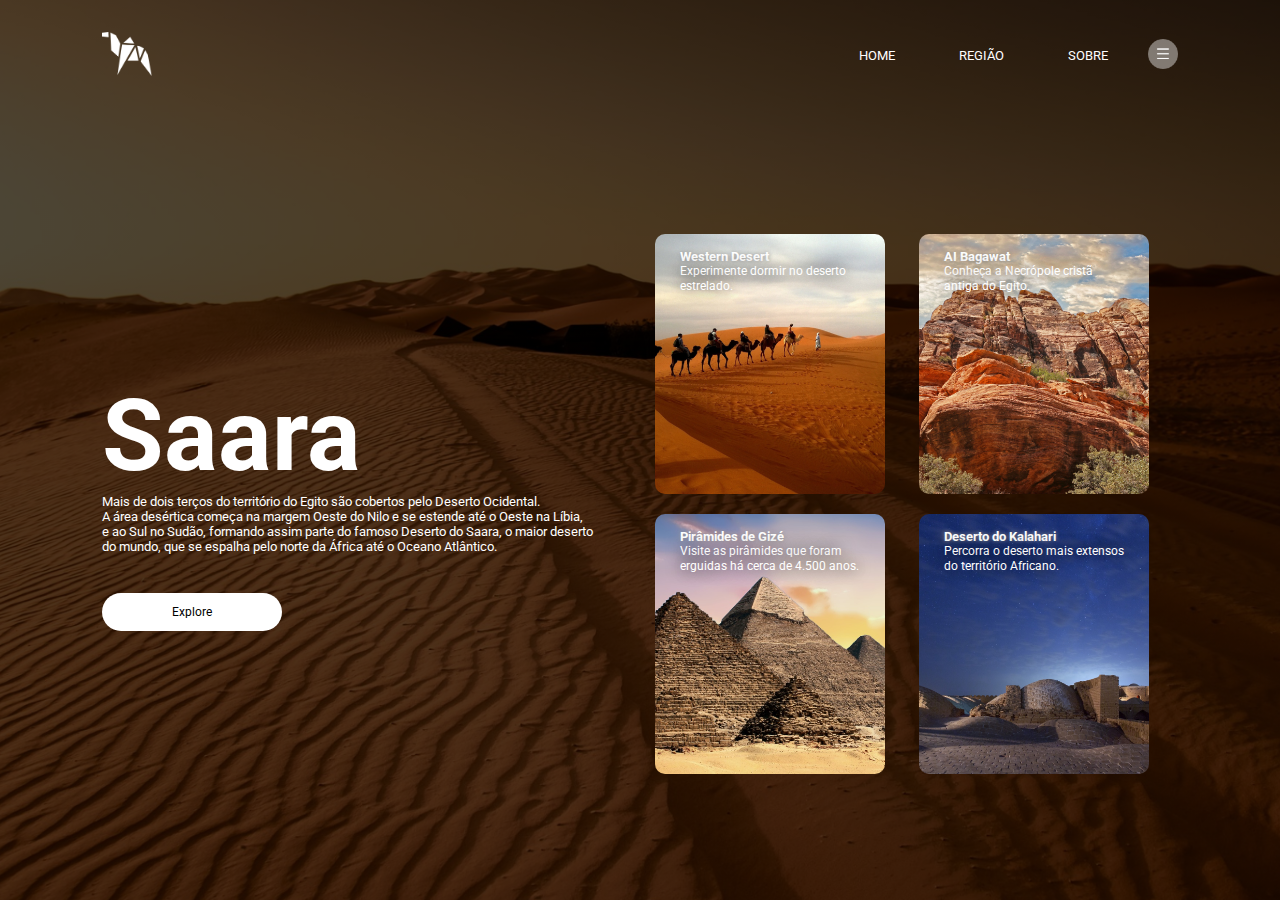
<file: Projeto02-WebsiteSahara/index.html>
<!DOCTYPE html>
<html lang="pt-br">
<head>
    <meta charset="UTF-8">
  <meta name="viewport" content="width=device-width, initial-scale=1.0">
    <meta http-equiv="X-UA-Compatible" content="ie=edge">
    <meta name="keywords" content="Saara, Deserto, Dunas">

    <title>Website Sahara</title>

    <link rel="stylesheet" href="css/style.css">
    <link href="https://fonts.googleapis.com/css2?family=Roboto:wght@400;700&display=swap" rel="stylesheet">


</head>
<body>
    <div class="container">
        <div class="navbar">
           <img src="img/logo2.png" class="logo"> 
           <nav>
            <ul>
                <li><a href="#">HOME</a></li>
                <li><a href="#">REGIÃO</a></li>
                <li><a href="#">SOBRE</a></li>
            </ul>
           </nav>
            <img src="img/menu2.png" class="menu-icon">
        </div>
        <div class="row">
            <div class="col">
                <h1>Saara</h1>
                <p> Mais de dois terços do território do Egito são cobertos pelo Deserto Ocidental.<br>
                    A área desértica começa na margem Oeste do Nilo e se estende até o Oeste na Líbia,<br>
                    e ao Sul no Sudão, formando assim parte do famoso Deserto do Saara, o maior deserto<br>
                    do mundo, que se espalha pelo norte da África até o Oceano Atlântico.</p><br>
                <button type="button">Explore</button>
            </div>
            <div class="col">

                <div class="card card1">
                    <h5>Western Desert</h5>
                    <p>Experimente dormir no deserto estrelado.</p>
                </div>

                <div class="card card2">
                    <h5>AI Bagawat</h5>
                    <p>Conheça a Necrópole cristã antiga do Egito.</p>
                </div>

                <div class="card card3">
                    <h5>Pirâmides de Gizé </h5>
                    <p>Visite as pirâmides que foram erguidas há cerca de 4.500 anos.</p>
                </div>

             <div class="card card4">
                    <h5>Deserto do Kalahari</h5>
                    <p>Percorra o deserto mais extensos do território Africano.</p>
             </div>

        </div>
</body>
</html>
</file>
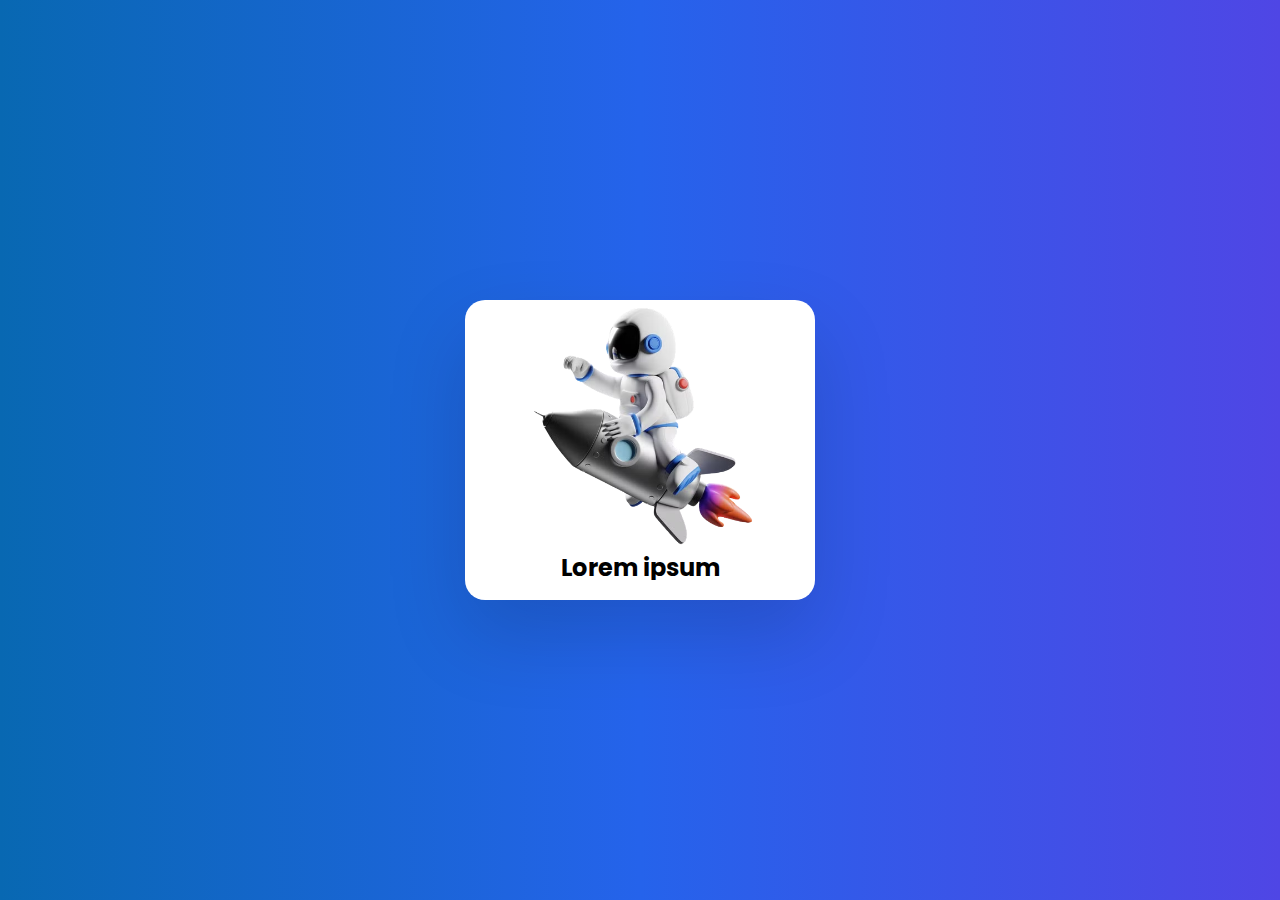
<file: Projeto03-AnimaçãoHover/index.html>
<!DOCTYPE html>
<html lang="pt-br">
<head>
    <meta charset="UTF-8">
    <meta name="viewport" content="width=device-width, initial-scale=1.0">
    <meta http-equiv="X-UA-Compatible" content="ie=edge">

    <link rel="stylesheet" href="src/style/style.css">

    <title>Document</title>
</head>
<body>
    <div class="card">
    <div class="img-box">
        <img src="src/images/imageastronauta.png">
    </div>

    <div class="content">
        <h2>Lorem ipsum</h2>
        <p>Lorem ipsum dolor sit amet consectetur adipisicing elit. Ea quasi quisquam eos excepturi reprehenderit corrupti officia.</p>
        <a href="#" class="read-more">
            Read more
        </a>
        </div>
    </div>
</body>
</html>
</file>
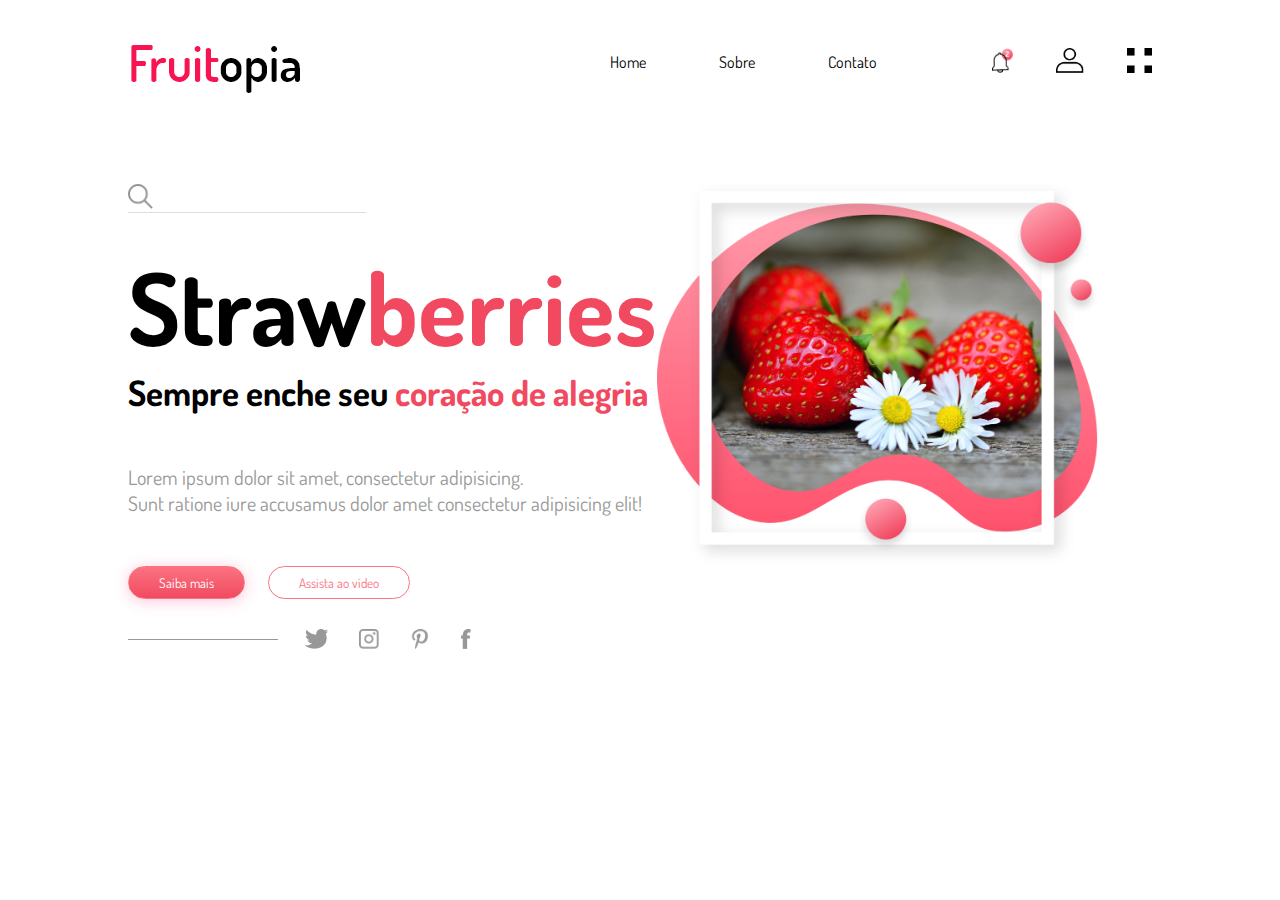
<file: Projeto04-WebsiteStrawberries/index.html>
<!DOCTYPE html>
<html lang="en">
<head>
    <meta charset="UTF-8">
    <meta name="viewport" content="width=device-width, initial-scale=1.0">
    <meta http-equiv="X-UA-Compatible" content="ie=edge">
    <meta name="keywords" content="Frutas, Suco verde">
    
    <title>Fruitopia Web Design</title>

    <link rel="stylesheet" href="css/style.css">
    <link href="https://fonts.googleapis.com/css?family=Dosis&display=swap" rel="stylesheet">
</head>
<body>
    <div class="hero">
        <div class="navbar">
            <img src="img/logo.png">
            <ul>
                <li><a href="#">Home</a></li>
                <li><a href="#">Sobre</a></li>
                <li><a href="#">Contato</a></li>
            </ul>
            <div class="navbar-icons">
                <img src="img/bell.png">
                <img src="img/user.png">
                <img src="img/menu.png">
            </div>
        </div>
        <div class="banner">
            <div class="left-column">
                <div class="search-box">
                    <img src="img/search.png">
                    <input type="text">
                </div>
                <h1>Straw<span>berries</span></h1>
                <h3>Sempre enche seu <span> coração de alegria</span></h3><br>
                <p>
                    Lorem ipsum dolor sit amet, consectetur adipisicing. <br>Sunt ratione iure accusamus dolor amet consectetur adipisicing elit!
                </p><br>
                <div class="btn">
                    <button type="button" class="primary-btn">Saiba mais</button>
                    <button type="button">Assista ao vídeo</button>
                </div>
                    <div class="social-icons">
                        <img src="img/twitter.png">
                        <img src="img/instagram.png">
                        <img src="img/pinterest.png">
                        <img src="img/facebook.png">
                    </div>
            </div>
            <div class="right-column">
                <img src="img/feature.png">
            </div>
        </div>
    </div>
</body>
</html>
</file>
<file: Projeto02-WebsiteSahara/css/style.css>
* {
    margin: 0;
    padding: 0;
    font-family: 'Roboto', sans-serif;
}
.container{
    width: 100%;
    height: 100vh;
    background-image: linear-gradient(0, 0, 0, 0.7);
}
.container{
    width: 100%;
    height: 100vh;
    background-image: linear-gradient(rgba(0, 0, 0, 0.7), rgba(0, 0, 0, 0.7)), url(../img/background.png);
    background-position: center;
    background-size: cover;
    padding-left: 8%;
    padding-right: 8%;
    box-sizing: border-box;
}
.navbar {
    height: 12%;
    display: flex;
    align-items: center;
}
.logo {
    width: 50px;
    cursor: pointer;
}
.menu-icon {
    width: 30px;
    cursor: pointer;
    margin-left: 40px;
}
nav {
    flex: 1;
    text-align: right;
}
nav ul li {
    list-style: none;
    display: inline-block;
    margin-left: 60px;
}
nav ul li a {
    text-decoration: none;
    color: #fff;
    font-size: 13px;
}
.row {
    display: flex;
    height: 88%;
    align-items: center;
}
.col {
    flex-basis: 50%;
}
h1 {
    color: #fff;
    font-size: 100px;
}
p {
    color: #fff;
    font-size: 13px;
    line-height: 15px;
}
button {
    width: 180px;
    color: #000;
    font-size: 12px;
    padding: 12px 0;
    background: #fff;
    border: 0;
    border-radius: 20px;
    outline: none;
    margin-top: 20px; 
    /* O margin oficial é 30px; alteração para 20px; */
}
.card {
    width: 230px;
    height: 260px;
    display: inline-block;
    border-radius: 10px;
    padding: 15px 25px;
    box-sizing: border-box;
    cursor: pointer;
    margin: 10px 15px;
    /* background-image: url(../img/pic-1.png); */
    background-position: center;
    background-size: cover;
    transition: transform 0.5s;
}
.card1 {
    background-image: url(../img/pic-1.png)
}
.card2 {
    background-image: url(../img/pic-2.png);
}
.card3 {
    background-image: url(../img/pic-3.png);
}
.card4 {
    background-image: url(../img/pic-4.png);
}
.card:hover {
    transform: translateY(-10px);
}
h5 {
    color: #fff;
    text-shadow: 0 0 4px #999;
}
.card p{
    text-shadow: 0 0 15px #000;
    font-size: 12px;
}
</file>
<file: Projeto03-AnimaçãoHover/src/style/style.css>
@import url('https://fonts.googleapis.com/css2?family=Open+Sans:wght@300;400;500&family=Poppins:wght@100;200;300;400&display=swap');

 * {
    margin: 0;
    padding: 0;
    box-sizing: border-box;
    font-family: 'Poppins', sans-serif;
 }

 body {
    display: flex;
    justify-content: center;
    align-items: center;
    min-height: 100vh;
    background: linear-gradient(90deg, #0868b2, #2563eb, #4f46e5);
 }

 .card {
    display: flex;
    justify-content: center;
    width: 350px;
    height: 300px ;
    position: relative;
    background-color: #fff;
    border-radius: 20px;
    box-shadow: 0px 35px 80px rgba(0, 0, 0, 0.15);
    transition: 0.5s;
 }

 .card:hover {
    height: 400px;
 }

 .card .img-box {
    position: absolute;
    width: 250px;
    height: auto;
    top: 0px;
    transition: 0.5s;
 }

.card:hover .img-box {
    top: -100px;
    scale:0.75;
}

 .card .img-box img {
    width: 100%;
    height: 100%;
    object-fit: cover;
 }

 .card .content {
    display: flex;
    flex-direction: column;
    gap: 18px;
    position: absolute;
    top: 250px;
    width: 100%;
    padding: 0px 30px;
    text-align: center;
    height: 30px;
    overflow: hidden;
    transition: 0.5s;
 }

 .card:hover .content {
    top: 130px;
    height: 250px;
 }

 .card .head-more {
    background: linear-gradient(90deg, #3730a3, #7e22ce);
    padding: 12px;
    color: #fff;
    text-decoration: none;
    border-radius: 8px;
}
</file>
<file: Projeto04-WebsiteStrawberries/css/style.css>
*{
    margin: 0;
    padding: 0;
    font-family: 'Dosis', sans-serif;
}

.hero{
    width: 80%;
    margin: auto;
}

.navbar{
    margin: 30px auto;
    display: flex;
    align-items: center;
}
ul{
    flex: 1;
    text-align: right;
}
ul li{
    display: inline-block;
    list-style: none;
    margin: 0 25px; 
}
ul li a{
    text-decoration: none;
    color: #000;
    padding: 0 10px;
    position: relative;
}
ul li a::after{
    content: '';
    width: 0;
    height: 10px;
    background: #f14a60;
    position: absolute;
    left: 50;
    transform: translateX(-50%);
    top: -55px;
    transition: 0.5s;
}
ul li a:hover::after{
    width: 100%;
}
.navbar-icons img{
    height: 25px;
    margin-left: 40px;
    cursor: pointer;
}
.navbar-icons{
    margin-left: 40px;
}
.banner{
    display: flex;
    margin-top: 80px;
}
.left-column, right-column{
    flex-basis: 50%;
}
.right-column img{
    width: 90%;
}
.search-box{
    width: 45%;
    display: flex;
    padding-bottom: 3px;
    border-bottom: 1px solid #ddd;
    margin: 10px 0 30px;
}
.search-box img{
    height: 25px;
    width: 25px;
    cursor: pointer;
}
.search-box input{
    width: 100%; 
    margin-left: 15px;
    font-size: 17px;
    border: 0;
    outline: none;
}
.left-column h1{
    font-size: 100px;
}
.left-column h3{
    font-size: 35px;
}
span{
    color: #f14a60;
}
.left-column p{
    font-size: 20px;
    color: #999;
    margin: 30px 0;
}
.btn button{
    padding: 7px 30px;
    margin-right: 20px;
    outline: none;
    border: 1px solid #fb7381;
    cursor: pointer;
    color: #fb7381;
    border-radius: 20px;
    background: transparent;
}
.btn .primary-btn{
    background: linear-gradient(#fb7381, #f14a60);
    box-shadow: 0 2px 15px rgba(248, 38, 103, 0.26);
    color: #fff;
}
.btn{
    margin-bottom: 30px;
}
.social-icons{
    width: 200px;
    text-align: center;
    opacity: .4;
    position: relative;
    margin-left: 160px;
}
.social-icons img{
    height: 20px;
    margin: 0 14px;
}
.social-icons::after{
    content: '';
    width: 150px;
    height: 1px;
    background: #000;
    position: absolute;
    left: -160px;
    top: 10px;
}
</file>
